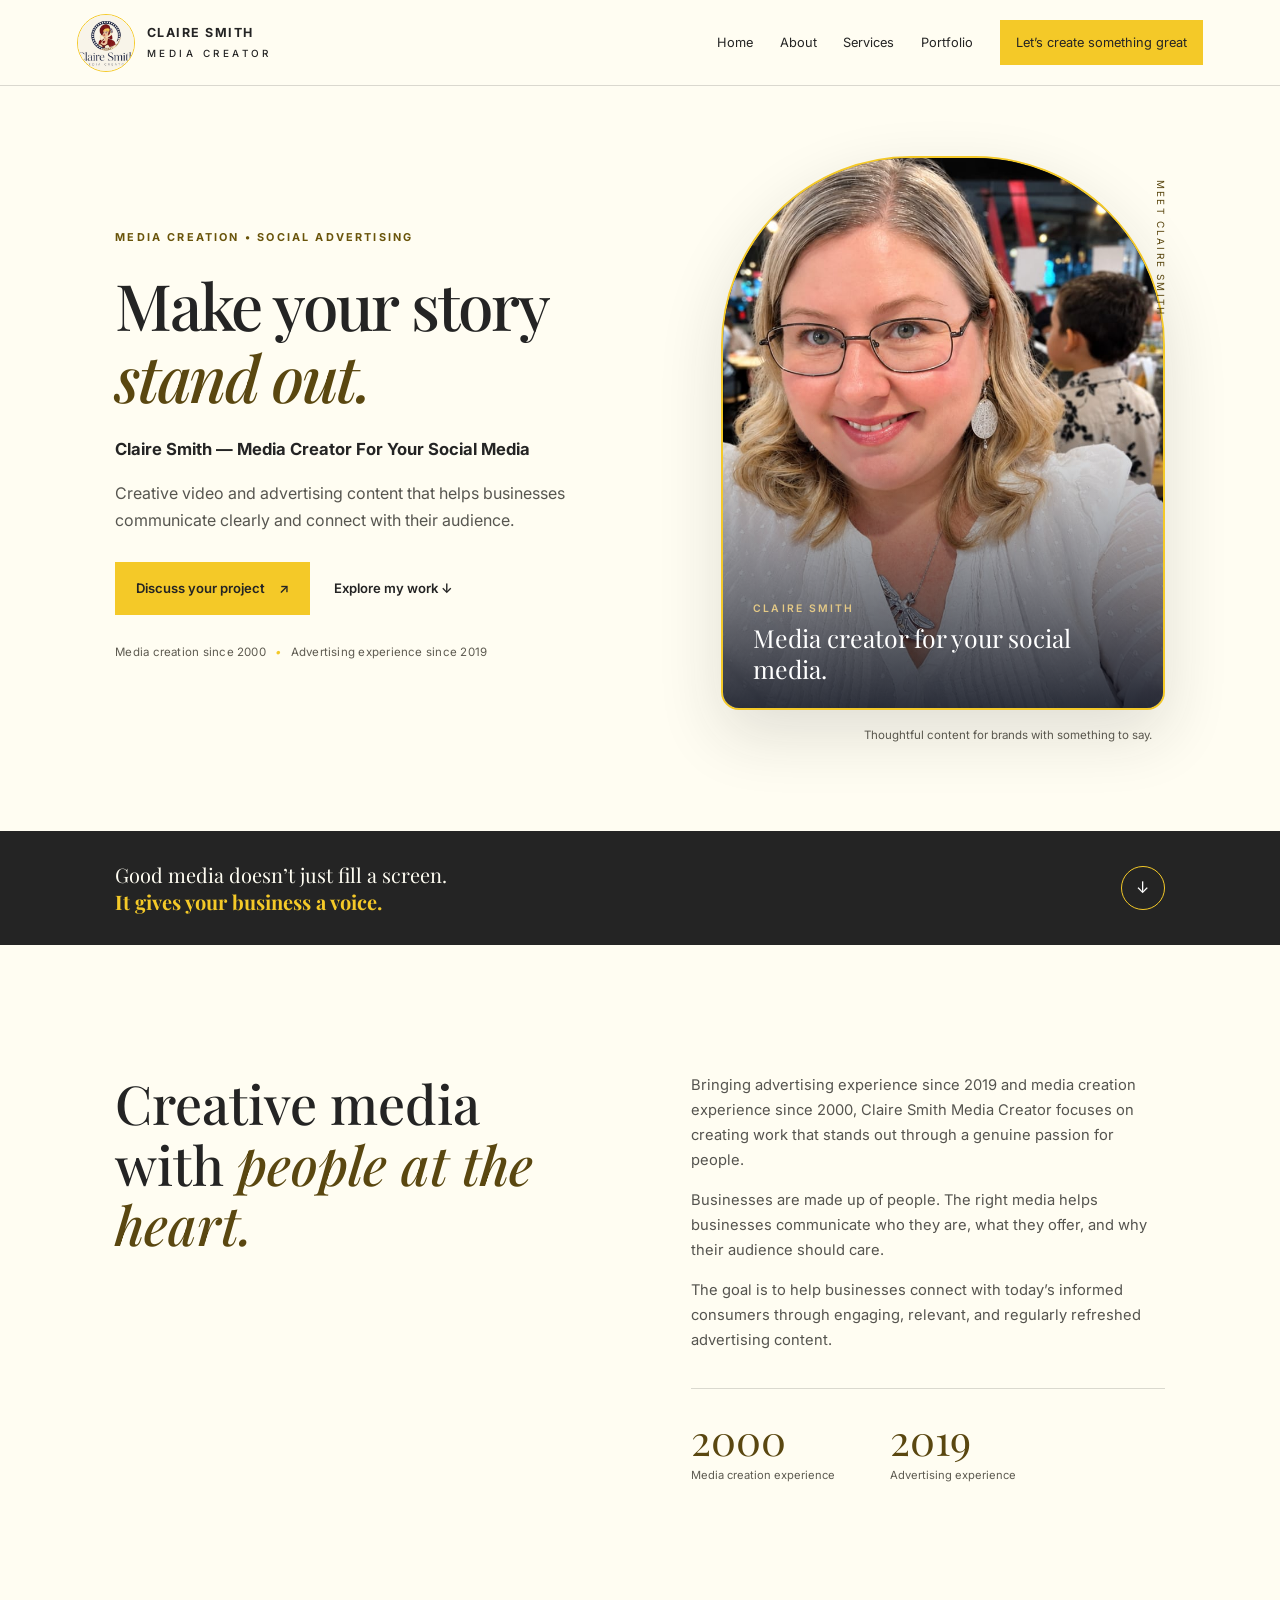
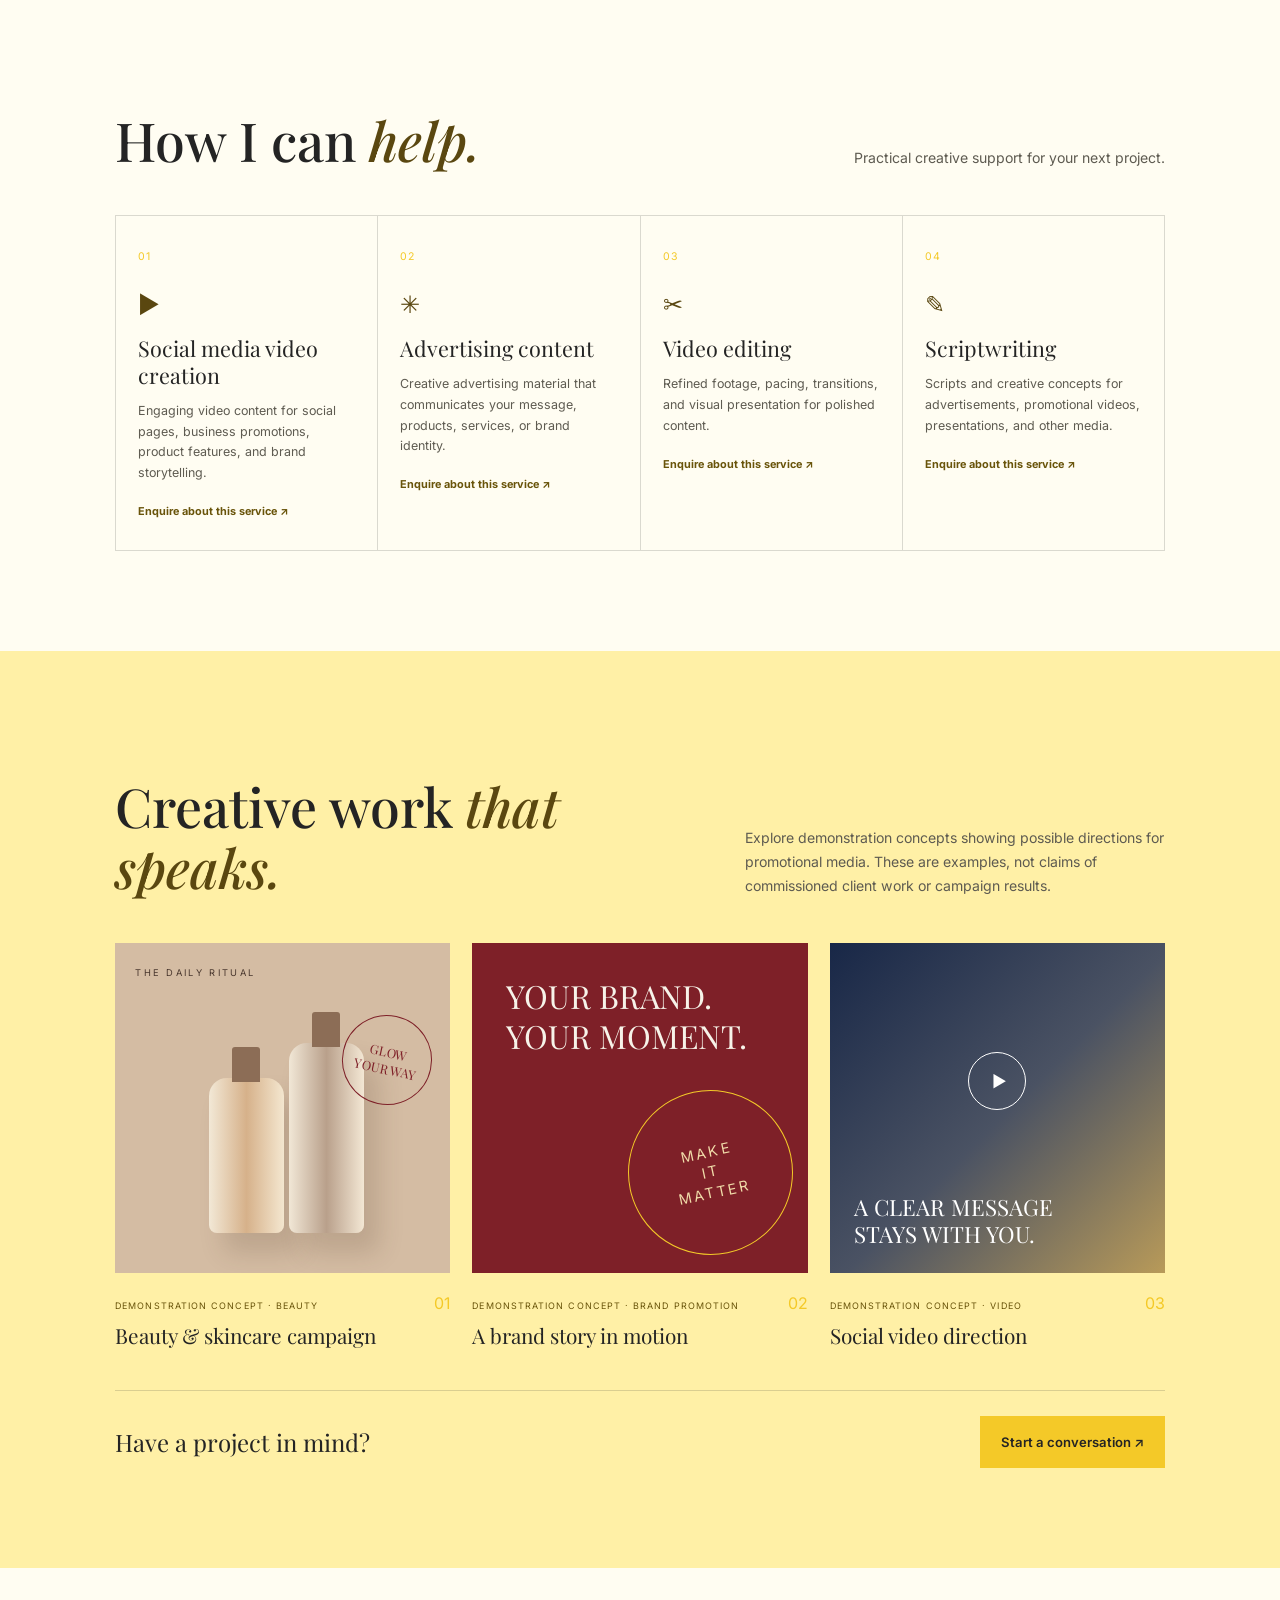
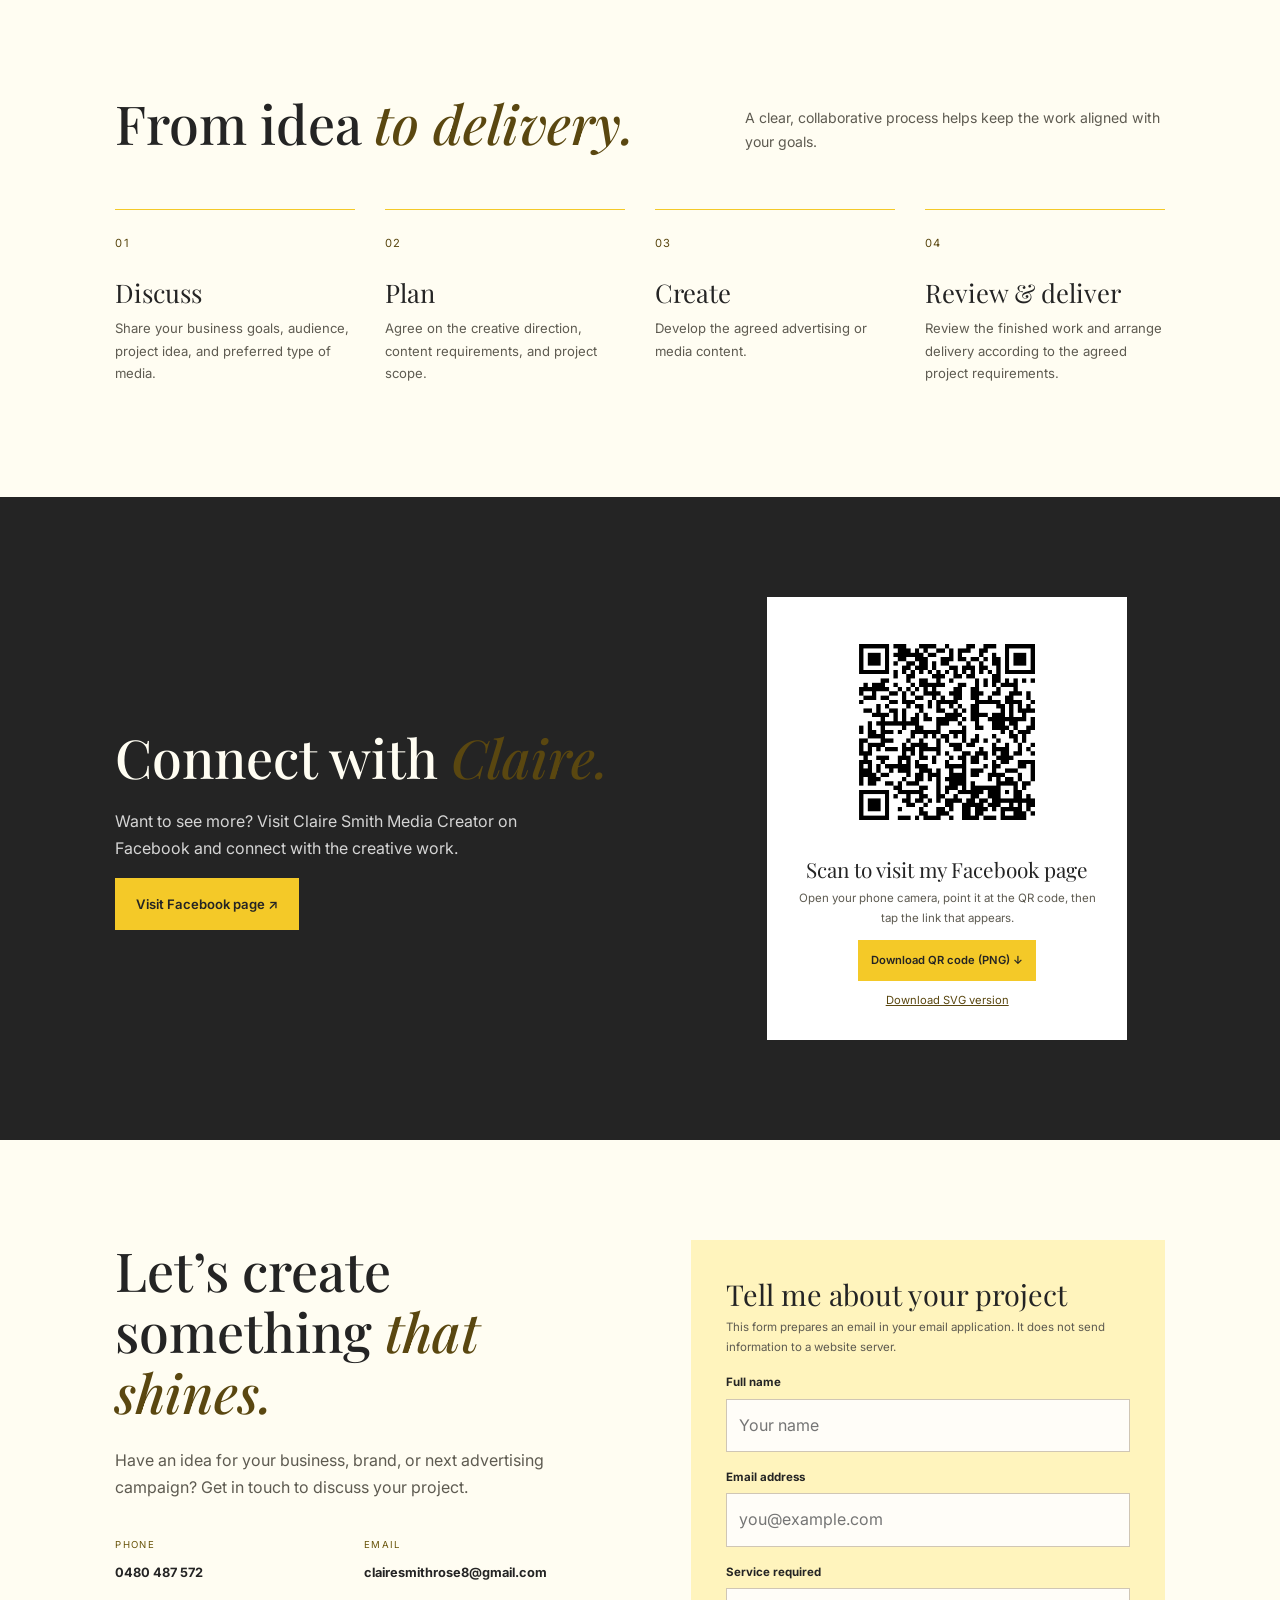
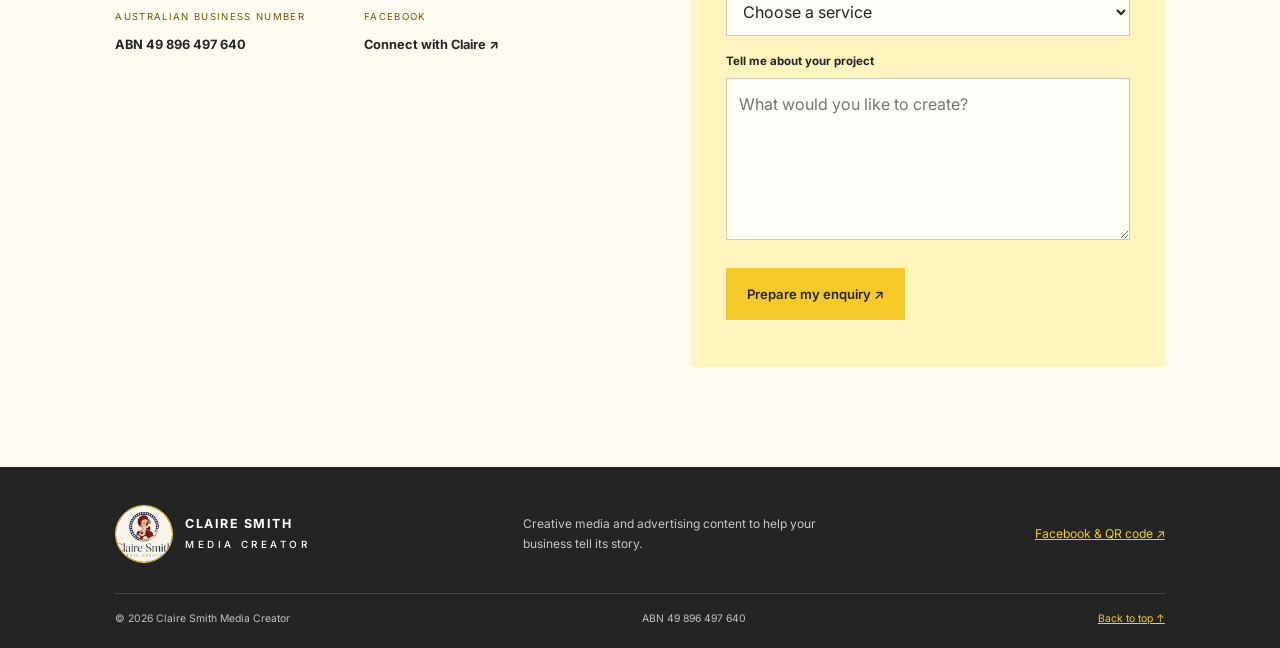
<file: index.html>
<!doctype html>
<html lang="en-AU">
<head>
  <meta charset="utf-8"><meta name="viewport" content="width=device-width, initial-scale=1">
  <meta name="theme-color" content="#f4c928">
  <title>Claire Smith Media Creator | Social Media Advertising</title>
  <meta name="description" content="Claire Smith Media Creator provides creative media, social media advertising, video creation, editing, scriptwriting, and promotional content for businesses.">
  <meta property="og:title" content="Claire Smith Media Creator | Social Media Advertising"><meta property="og:description" content="Creative media. Powerful advertising. Content that shines."><meta property="og:type" content="website"><meta property="og:image" content="assets/images/claire-smith-profile.jpg">
  <link rel="icon" href="assets/icons/favicon.ico" sizes="any">
  <link rel="icon" href="assets/icons/favicon-32.png" type="image/png" sizes="32x32">
  <link rel="preload" as="image" href="assets/images/claire-smith-profile.jpg"><link rel="preconnect" href="https://fonts.googleapis.com"><link rel="preconnect" href="https://fonts.gstatic.com" crossorigin>
  <link href="https://fonts.googleapis.com/css2?family=Inter:wght@400;500;600;700&family=Playfair+Display:wght@500;600;700&display=swap" rel="stylesheet">
  <link rel="stylesheet" href="css/styles.css">
</head>
<body>
<a class="skip-link" href="#main-content">Skip to content</a>
<header class="site-header"><a class="brand" href="#home" aria-label="Claire Smith Media Creator home"><img src="assets/logo/claire-smith-logo.jpg" alt="Claire Smith Media Creator logo"><span>CLAIRE SMITH<small>MEDIA CREATOR</small></span></a>
<button class="menu-toggle" aria-expanded="false" aria-controls="main-nav" aria-label="Open navigation">☰</button>
<nav id="main-nav" aria-label="Main navigation"><a href="#home">Home</a><a href="#about">About</a><a href="#services">Services</a><a href="#portfolio">Portfolio</a><a href="#contact" class="nav-cta">Let’s create something great</a></nav></header>
<main id="main-content">
<section class="hero section" id="home"><div class="hero-copy"><p class="eyebrow">MEDIA CREATION • SOCIAL ADVERTISING</p><h1>Make your story<br><em>stand out.</em></h1><p class="lead">Claire Smith — Media Creator For Your Social Media</p><p>Creative video and advertising content that helps businesses communicate clearly and connect with their audience.</p><div class="actions"><a class="button" href="#contact">Discuss your project <span>↗</span></a><a class="text-link" href="#portfolio">Explore my work ↓</a></div><p class="credibility">Media creation since 2000 <i>•</i> Advertising experience since 2019</p></div>
<div class="hero-art hero-photo"><div class="art-label">MEET CLAIRE SMITH</div><figure class="hero-photo-frame"><img src="assets/images/claire-smith-profile.jpg" alt="Claire Smith, media creator" width="1280" height="960" fetchpriority="high"><figcaption><span class="photo-index">CLAIRE SMITH</span><span>Media creator for your social media.</span></figcaption></figure><p class="art-note">Thoughtful content for brands with something to say.</p></div></section>
<section class="intro-band"><p>Good media doesn’t just fill a screen.<br><strong>It gives your business a voice.</strong></p><a href="#services" class="circle-link" aria-label="Explore services">↓</a></section>
<section class="section about" id="about"><div class="about-grid"><div><h2>Creative media with <em>people at the heart.</em></h2></div><div><p>Bringing advertising experience since 2019 and media creation experience since 2000, Claire Smith Media Creator focuses on creating work that stands out through a genuine passion for people.</p><p>Businesses are made up of people. The right media helps businesses communicate who they are, what they offer, and why their audience should care.</p><p>The goal is to help businesses connect with today’s informed consumers through engaging, relevant, and regularly refreshed advertising content.</p><div class="experience-row"><div><strong>2000</strong><span>Media creation experience</span></div><div><strong>2019</strong><span>Advertising experience</span></div></div></div></div></section>
<section class="section services" id="services"><div class="section-heading"><h2>How I can <em>help.</em></h2><p>Practical creative support for your next project.</p></div><div class="service-grid"><article class="service-card"><span class="service-number">01</span><div class="service-icon">▶</div><h3>Social media video creation</h3><p>Engaging video content for social pages, business promotions, product features, and brand storytelling.</p><a href="#contact" data-service="Social media video creation">Enquire about this service ↗</a></article><article class="service-card"><span class="service-number">02</span><div class="service-icon">✳</div><h3>Advertising content</h3><p>Creative advertising material that communicates your message, products, services, or brand identity.</p><a href="#contact" data-service="Advertising content">Enquire about this service ↗</a></article><article class="service-card"><span class="service-number">03</span><div class="service-icon">✂</div><h3>Video editing</h3><p>Refined footage, pacing, transitions, and visual presentation for polished content.</p><a href="#contact" data-service="Video editing">Enquire about this service ↗</a></article><article class="service-card"><span class="service-number">04</span><div class="service-icon">✎</div><h3>Scriptwriting</h3><p>Scripts and creative concepts for advertisements, promotional videos, presentations, and other media.</p><a href="#contact" data-service="Scriptwriting">Enquire about this service ↗</a></article></div></section>
<section class="portfolio section" id="portfolio"><div class="section-heading"><h2>Creative work <em>that speaks.</em></h2><p>Explore demonstration concepts showing possible directions for promotional media. These are examples, not claims of commissioned client work or campaign results.</p></div><div class="portfolio-grid"><article class="project project-beauty"><div class="project-art"><span>THE DAILY RITUAL</span><div class="bottle bottle-one"></div><div class="bottle bottle-two"></div><div class="project-seal">GLOW<br>YOUR WAY</div></div><div class="project-meta"><div><small>DEMONSTRATION CONCEPT · BEAUTY</small><h3>Beauty & skincare campaign</h3></div><span>01</span></div></article><article class="project project-brand"><div class="brand-art"><span>YOUR BRAND.<br>YOUR MOMENT.</span><div class="brand-circle">MAKE<br>IT<br>MATTER</div></div><div class="project-meta"><div><small>DEMONSTRATION CONCEPT · BRAND PROMOTION</small><h3>A brand story in motion</h3></div><span>02</span></div></article><article class="project project-video"><div class="video-art"><div class="play-button">▶</div><div class="video-lines">A CLEAR MESSAGE<br>STAYS WITH YOU.</div></div><div class="project-meta"><div><small>DEMONSTRATION CONCEPT · VIDEO</small><h3>Social video direction</h3></div><span>03</span></div></article></div><div class="portfolio-cta"><p>Have a project in mind?</p><a class="button" href="#contact">Start a conversation ↗</a></div></section>
<section class="process section"><div class="section-heading"><h2>From idea <em>to delivery.</em></h2><p>A clear, collaborative process helps keep the work aligned with your goals.</p></div><div class="steps"><article><span>01</span><h3>Discuss</h3><p>Share your business goals, audience, project idea, and preferred type of media.</p></article><article><span>02</span><h3>Plan</h3><p>Agree on the creative direction, content requirements, and project scope.</p></article><article><span>03</span><h3>Create</h3><p>Develop the agreed advertising or media content.</p></article><article><span>04</span><h3>Review & deliver</h3><p>Review the finished work and arrange delivery according to the agreed project requirements.</p></article></div></section>
<section class="connect section" id="connect"><div class="connect-copy"><h2>Connect with <em>Claire.</em></h2><p>Want to see more? Visit Claire Smith Media Creator on Facebook and connect with the creative work.</p><a class="button" id="facebook-link" href="https://www.facebook.com/share/1K4V7vzMbK/?mibextid=wwXIfr" target="_blank" rel="noopener noreferrer">Visit Facebook page ↗</a></div><div class="qr-card"><img id="qr-image" src="assets/qr/facebook-qr.png" alt="QR code linking to Claire Smith Media Creator's supplied Facebook page"><h3>Scan to visit my Facebook page</h3><p>Open your phone camera, point it at the QR code, then tap the link that appears.</p><div class="qr-actions"><a class="button button-outline" href="assets/qr/facebook-qr.png" download="claire-smith-facebook-qr.png">Download QR code (PNG) ↓</a><a class="small-link" href="assets/qr/facebook-qr.svg" download="claire-smith-facebook-qr.svg">Download SVG version</a></div></div></section>
<section class="contact section" id="contact"><div class="contact-intro"><h2>Let’s create something <em>that shines.</em></h2><p>Have an idea for your business, brand, or next advertising campaign? Get in touch to discuss your project.</p><div class="contact-details"><a href="tel:+61480487572"><small>PHONE</small><strong>0480 487 572</strong></a><a href="mailto:clairesmithrose8@gmail.com"><small>EMAIL</small><strong>clairesmithrose8@gmail.com</strong></a><div><small>AUSTRALIAN BUSINESS NUMBER</small><strong>ABN 49 896 497 640</strong></div><a href="https://www.facebook.com/share/1K4V7vzMbK/?mibextid=wwXIfr" target="_blank" rel="noopener noreferrer"><small>FACEBOOK</small><strong>Connect with Claire ↗</strong></a></div></div>
<form class="contact-form" id="contact-form"><h3>Tell me about your project</h3><p class="form-note">This form prepares an email in your email application. It does not send information to a website server.</p><label for="name">Full name</label><input id="name" name="name" autocomplete="name" required placeholder="Your name"><label for="email">Email address</label><input id="email" name="email" type="email" autocomplete="email" required placeholder="you@example.com"><label for="service">Service required</label><select id="service" name="service" required><option value="">Choose a service</option><option>Social media video creation</option><option>Advertising content</option><option>Video editing</option><option>Scriptwriting</option><option>Presentation creation</option><option>Creative performance and presentation</option><option>Brand storytelling</option><option>Promotional campaigns</option><option>Not sure yet / other</option></select><label for="description">Tell me about your project</label><textarea id="description" name="description" rows="5" required placeholder="What would you like to create?"></textarea><button class="button" type="submit">Prepare my enquiry ↗</button><p id="form-status" class="form-status" role="status" aria-live="polite"></p></form></section>
</main>
<footer class="footer"><div class="footer-top"><a class="brand footer-brand" href="#home"><img src="assets/logo/claire-smith-logo.jpg" alt=""><span>CLAIRE SMITH<small>MEDIA CREATOR</small></span></a><p>Creative media and advertising content to help your business tell its story.</p><a href="#connect">Facebook & QR code ↗</a></div><div class="footer-bottom"><span>© <span id="year"></span> Claire Smith Media Creator</span><span>ABN 49 896 497 640</span><a href="#home">Back to top ↑</a></div></footer>
<script src="js/main.js" defer></script>
</body></html>
</file>
<file: css/styles.css>
:root{--navy:#101b3a;--ivory:#f7f3e9;--burgundy:#7e2028;--gold:#b89a59;--white:#fff;--ink:#252525;--muted:#686765;--line:rgba(16,27,58,.16);--serif:'Playfair Display',Georgia,serif;--sans:Inter,Arial,sans-serif}*{box-sizing:border-box}html{scroll-behavior:smooth;scroll-padding-top:90px}body{margin:0;background:var(--ivory);color:var(--ink);font-family:var(--sans);line-height:1.7}a{color:inherit}button,input,select,textarea{font:inherit}.site-header{height:86px;padding:12px 6vw;display:flex;align-items:center;justify-content:space-between;gap:24px;background:rgba(247,243,233,.96);position:sticky;top:0;z-index:10;border-bottom:1px solid var(--line);backdrop-filter:blur(12px)}.brand{display:flex;align-items:center;gap:12px;text-decoration:none;color:var(--navy);font-weight:700;letter-spacing:.12em;font-size:.78rem;line-height:1.2}.brand img{width:58px;height:58px;object-fit:cover;border-radius:50%;border:1px solid var(--gold)}.brand small{display:block;font-size:.62rem;letter-spacing:.35em;font-weight:500;margin-top:7px}.site-header nav{display:flex;align-items:center;gap:clamp(12px,2.1vw,30px)}.site-header nav a{text-decoration:none;font-size:.8rem;color:var(--navy)}.site-header nav a:hover,.text-link:hover,.small-link:hover{color:var(--burgundy)}.site-header nav .nav-cta{background:var(--navy);color:white;padding:12px 16px}.menu-toggle{display:none;background:none;border:0;color:var(--navy);font-size:1.5rem}.section{padding:100px 9vw}.hero{min-height:660px;display:grid;grid-template-columns:1.1fr .9fr;align-items:center;gap:5vw;padding-top:70px;padding-bottom:85px}.eyebrow,.section-kicker{font-size:.68rem;font-weight:700;letter-spacing:.2em;color:var(--burgundy)}h1,h2,h3,p{margin-top:0}h1,h2{font-family:var(--serif);font-weight:500;color:var(--navy);line-height:1.13}h1{font-size:clamp(2.7rem,5vw,5rem);letter-spacing:-.035em;margin:22px 0}h1 em,h2 em{font-weight:500;color:var(--burgundy)}.lead{font-weight:700;color:var(--navy);font-size:1.04rem}.hero-copy>p:not(.eyebrow):not(.lead):not(.credibility){max-width:540px;color:#575650}.actions{display:flex;align-items:center;gap:24px;margin:28px 0}.button{display:inline-flex;align-items:center;justify-content:center;gap:14px;padding:14px 20px;background:var(--burgundy);color:white;text-decoration:none;border:1px solid var(--burgundy);font-size:.82rem;font-weight:600;cursor:pointer;transition:transform .2s,background .2s}.button:hover{background:var(--navy);border-color:var(--navy);transform:translateY(-2px)}.text-link{font-size:.82rem;text-decoration:none;color:var(--navy);font-weight:600}.credibility{font-size:.72rem;color:var(--muted);letter-spacing:.02em}.credibility i{color:var(--gold);padding:0 6px}.hero-art{position:relative;min-height:460px;display:flex;flex-direction:column;align-items:center;justify-content:center}.art-label{position:absolute;top:0;right:3%;font-size:.62rem;letter-spacing:.22em;color:var(--burgundy);writing-mode:vertical-rl}.visual-stack{position:relative;width:min(100%,430px);height:390px}.visual{position:absolute;border:1px solid rgba(184,154,89,.65)}.visual-back{width:72%;height:74%;top:4%;left:5%;background:var(--burgundy);transform:rotate(-7deg);display:grid;place-items:center;color:#f5dfb0;font-family:var(--serif);font-size:2.5rem;letter-spacing:.2em}.visual-front{width:76%;height:83%;bottom:2%;right:5%;background:linear-gradient(145deg,#e8d9b8,#b99d6a 45%,#101b3a 46%,#263858);overflow:hidden}.visual-front:before{content:'';position:absolute;width:270px;height:270px;border:1px solid rgba(255,255,255,.65);border-radius:50%;left:8%;top:7%;box-shadow:0 0 0 18px rgba(255,255,255,.06),0 0 0 42px rgba(255,255,255,.04)}.lens{position:absolute;width:130px;height:130px;border:13px solid #1b2540;border-radius:50%;left:25%;top:22%;box-shadow:inset 0 0 0 5px #b89a59}.lens:after{content:'';position:absolute;inset:20px;border:1px solid #f7f3e9;border-radius:50%}.visual-caption{position:absolute;bottom:20px;left:20px;color:white}.visual-caption small{font-size:.55rem;letter-spacing:.2em}.visual-caption strong{display:block;font:2rem var(--serif);line-height:1.1}.gold-stamp{position:absolute;bottom:0;left:0;background:var(--gold);color:var(--navy);width:76px;height:76px;border-radius:50%;display:grid;place-content:center;text-align:center;font-family:var(--serif);font-size:1.3rem;line-height:1}.gold-stamp small{font: .5rem var(--sans);letter-spacing:.2em;margin-top:4px}.art-note{font-size:.72rem;color:var(--muted);align-self:flex-end;margin:0 3%}.intro-band{background:var(--navy);color:var(--ivory);padding:30px 9vw;display:flex;justify-content:space-between;align-items:center}.intro-band p{font:1.25rem var(--serif);margin:0}.intro-band strong{color:#e4c88d}.circle-link{display:grid;place-items:center;width:44px;height:44px;border:1px solid var(--gold);border-radius:50%;text-decoration:none;color:white}.about-grid,.social-grid{display:grid;grid-template-columns:1fr 1fr;gap:8vw;margin-top:28px}.about h2,.section-heading h2,.social h2,.connect h2,.contact h2{font-size:clamp(2.4rem,4.2vw,4rem);margin:0;max-width:600px}.about-grid>div:nth-child(2)>p,.social-grid>div>p{color:#55544f;font-size:.92rem}.experience-row{display:flex;gap:55px;border-top:1px solid var(--line);margin-top:35px;padding-top:22px}.experience-row div{display:flex;flex-direction:column}.experience-row strong{font:2.6rem var(--serif);color:var(--burgundy)}.experience-row span{font-size:.7rem;color:var(--muted)}.social{background:#eee7d9}.social-grid{align-items:start}.source-note{border-left:2px solid var(--gold);padding:4px 0 4px 18px;margin-top:30px;font-size:.74rem;color:var(--muted)}.source-note strong{color:var(--navy)}.source-note p{margin:7px 0}.source-note a{color:var(--burgundy);font-weight:600}.social-callout{background:var(--navy);color:white;padding:42px;position:relative;margin-top:5px}.big-quote{font:5rem var(--serif);color:var(--gold);line-height:.7}.social-callout h3{font:2rem/1.2 var(--serif);color:var(--ivory);margin:20px 0}.social-callout p{font-size:.85rem;color:#e0dfdc}.button-light{background:var(--gold);border-color:var(--gold);color:var(--navy);margin-top:8px}.services{background:var(--ivory)}.section-heading{display:flex;align-items:end;justify-content:space-between;gap:40px;margin:25px 0 45px}.section-heading>p{max-width:420px;color:var(--muted);font-size:.88rem;margin:0}.service-grid{display:grid;grid-template-columns:repeat(4,1fr);border-top:1px solid var(--line);border-left:1px solid var(--line)}.service-card{padding:25px 22px 27px;border-right:1px solid var(--line);border-bottom:1px solid var(--line);min-height:290px;position:relative}.service-number{font-size:.66rem;color:var(--gold);letter-spacing:.1em}.service-icon{color:var(--burgundy);font-size:1.5rem;margin:16px 0 10px}.service-card h3{font:1.35rem/1.25 var(--serif);color:var(--navy);margin-bottom:12px}.service-card p{font-size:.78rem;color:var(--muted);line-height:1.65}.service-card a{font-size:.68rem;color:var(--burgundy);font-weight:700;text-decoration:none}.portfolio{background:#e9e0d1}.portfolio-grid{display:grid;grid-template-columns:1fr 1fr 1fr;gap:22px}.project-art{height:330px;position:relative;overflow:hidden}.project-beauty .project-art{background:#d4bca3}.project-art>span{position:absolute;top:22px;left:20px;font-size:.58rem;letter-spacing:.25em;color:#49372e}.bottle{position:absolute;bottom:40px;width:75px;border-radius:18px 18px 8px 8px;box-shadow:15px 20px 25px #4c33252b}.bottle:before{content:'';position:absolute;width:28px;height:35px;top:-31px;left:23px;background:#8c6d56;border-radius:3px 3px 0 0}.bottle-one{height:155px;left:28%;background:linear-gradient(90deg,#f2e8d6,#d6b18a,#f4e7d0)}.bottle-two{height:190px;left:52%;background:linear-gradient(90deg,#f1e7d6,#b9a08b,#f3e7d4)}.project-seal{position:absolute;right:18px;top:72px;border:1px solid #7e2028;color:#7e2028;border-radius:50%;width:90px;height:90px;display:grid;place-content:center;text-align:center;font: .8rem var(--serif);transform:rotate(12deg)}.brand-art{height:330px;background:#7e2028;position:relative;color:#f7f3e9;padding:34px}.brand-art>span{font:2rem/1.2 var(--serif);position:relative;z-index:1}.brand-circle{position:absolute;right:15px;bottom:18px;width:165px;height:165px;border:1px solid var(--gold);border-radius:50%;display:grid;place-content:center;text-align:center;color:#f0dba9;font-size:.9rem;letter-spacing:.18em;line-height:1.4;transform:rotate(-12deg)}.video-art{height:330px;position:relative;background:linear-gradient(135deg,#182747,#4a5263 52%,#b89a59)}.play-button{position:absolute;left:50%;top:42%;transform:translate(-50%,-50%);border:1px solid white;color:white;border-radius:50%;width:58px;height:58px;display:grid;place-items:center;padding-left:4px}.video-lines{position:absolute;bottom:25px;left:24px;color:white;font:1.4rem/1.2 var(--serif)}.project-meta{display:flex;justify-content:space-between;gap:10px;padding:17px 0}.project-meta small{font-size:.56rem;letter-spacing:.12em;color:var(--burgundy)}.project-meta h3{font:1.3rem var(--serif);color:var(--navy);margin:4px 0}.project-meta>span{color:var(--gold)}.portfolio-cta{display:flex;align-items:center;justify-content:space-between;border-top:1px solid var(--line);padding-top:25px;margin-top:20px}.portfolio-cta p{font:1.5rem var(--serif);margin:0;color:var(--navy)}.process{background:var(--ivory)}.steps{display:grid;grid-template-columns:repeat(4,1fr);gap:30px;margin-top:55px}.steps article{border-top:1px solid var(--gold);padding-top:18px}.steps article>span{font-size:.7rem;color:var(--burgundy);letter-spacing:.12em}.steps h3{font:1.6rem var(--serif);color:var(--navy);margin:20px 0 8px}.steps p{font-size:.82rem;color:var(--muted)}.connect{background:var(--navy);color:white;display:grid;grid-template-columns:1fr .85fr;gap:8vw;align-items:center}.connect h2{color:var(--ivory);margin:20px 0}.connect-copy>p{max-width:420px;color:#d5d5d5}.qr-card{background:white;color:var(--navy);padding:30px;text-align:center;max-width:360px;justify-self:center}.qr-card img{width:210px;height:210px;object-fit:contain;display:block;margin:0 auto 18px}.qr-card h3{font:1.3rem var(--serif);margin-bottom:6px}.qr-card p{font-size:.72rem;color:var(--muted)}.qr-actions{display:flex;flex-direction:column;align-items:center;gap:10px}.button-outline{background:white;color:var(--navy);border-color:var(--navy);font-size:.7rem;padding:10px 12px}.small-link{font-size:.7rem;color:var(--burgundy)}.contact{display:grid;grid-template-columns:1fr 1fr;gap:8vw}.contact-intro>p{max-width:450px;color:var(--muted);margin:25px 0 35px}.contact-details{display:grid;grid-template-columns:1fr 1fr;gap:24px}.contact-details a{text-decoration:none}.contact-details small{display:block;font-size:.6rem;letter-spacing:.14em;color:var(--burgundy);margin-bottom:5px}.contact-details strong{font-size:.8rem;color:var(--navy);overflow-wrap:anywhere}.contact-form{background:#eee7d9;padding:35px}.contact-form h3{font:1.8rem var(--serif);color:var(--navy);margin-bottom:5px}.form-note{font-size:.72rem;color:var(--muted)}.contact-form label{display:block;font-size:.72rem;font-weight:700;color:var(--navy);margin:16px 0 6px}.contact-form input,.contact-form select,.contact-form textarea{width:100%;border:1px solid #d0c6b5;background:#fffdf8;padding:12px;color:var(--ink);border-radius:0}.contact-form input:focus,.contact-form select:focus,.contact-form textarea:focus{outline:2px solid var(--gold);outline-offset:1px}.contact-form button{margin-top:20px}.form-status{font-size:.76rem;margin:12px 0 0;color:var(--burgundy)}.footer{background:#0a1229;color:#e7e3d9;padding:38px 9vw 20px}.footer-top{display:flex;align-items:center;justify-content:space-between;gap:30px;padding-bottom:30px}.footer-brand{color:white}.footer-top p{max-width:300px;font-size:.75rem;color:#c8c8c8;margin:0}.footer-top>a:last-child{font-size:.76rem;color:#e6c986}.footer-bottom{border-top:1px solid #ffffff2b;padding-top:16px;display:flex;justify-content:space-between;gap:15px;font-size:.65rem;color:#c3c3c3}.footer-bottom a{color:#e6c986}
@media(max-width:1050px){.section{padding:80px 6vw}.site-header{padding:12px 4vw}.site-header nav{gap:14px}.site-header nav a{font-size:.72rem}.service-grid{grid-template-columns:repeat(2,1fr)}.hero{gap:3vw}.steps{gap:18px}}
@media(max-width:760px){.site-header{height:74px}.brand img{width:48px;height:48px}.menu-toggle{display:block}.site-header nav{display:none;position:absolute;left:0;right:0;top:73px;padding:20px 6vw 26px;background:var(--ivory);border-bottom:1px solid var(--line);align-items:stretch;flex-direction:column;gap:0}.site-header nav.open{display:flex}.site-header nav a{padding:12px 0;font-size:.88rem}.site-header nav .nav-cta{padding:12px 15px;margin-top:8px;text-align:center}.section{padding:68px 6vw}.hero{grid-template-columns:1fr;padding-top:60px;gap:30px}.hero-art{min-height:390px}.visual-stack{height:350px;max-width:370px}.hero h1{font-size:clamp(2.6rem,10vw,4.1rem)}.intro-band{padding:25px 6vw}.intro-band p{font-size:1rem}.about-grid,.social-grid,.connect,.contact{grid-template-columns:1fr;gap:35px}.about-grid{margin-top:20px}.section-heading{display:block}.section-heading>p{margin-top:18px}.social-callout{padding:32px}.portfolio-grid{grid-template-columns:1fr;gap:20px}.project-art,.brand-art,.video-art{height:340px}.steps{grid-template-columns:1fr 1fr;gap:30px 22px}.qr-card{width:100%;max-width:380px}.contact-details{gap:18px}.footer-top{align-items:flex-start;flex-direction:column}.footer-bottom{flex-wrap:wrap}.art-label{right:0}}
@media(max-width:420px){.actions{align-items:flex-start;flex-direction:column;gap:16px}.service-grid{grid-template-columns:1fr}.service-card{min-height:auto;padding:22px}.steps{grid-template-columns:1fr}.experience-row{gap:28px}.contact-details{grid-template-columns:1fr}.contact-form{padding:23px}.hero-art{min-height:350px}.visual-stack{height:320px}.footer-bottom{flex-direction:column;gap:8px}}
@media(prefers-reduced-motion:reduce){html{scroll-behavior:auto}*,*:before,*:after{transition:none!important;animation:none!important}}


/* Final visual polish: photographic hero, accessible skip link and consistent focus */
.skip-link{position:absolute;left:1rem;top:-5rem;z-index:1000;padding:.75rem 1rem;background:var(--navy);color:#fff;border-radius:6px}
.skip-link:focus{top:1rem}
:where(a,button,input,select,textarea):focus-visible{outline:3px solid var(--gold);outline-offset:3px}
.hero-photo{min-height:0;align-self:center}
.hero-photo-frame{position:relative;margin:0;overflow:hidden;aspect-ratio:4/5;max-height:620px;border-radius:190px 190px 18px 18px;background:#111a2e;border:1px solid rgba(184,154,89,.55);box-shadow:0 24px 65px rgba(16,27,58,.18)}
.hero-photo-frame:after{content:"";position:absolute;inset:45% 0 0;background:linear-gradient(180deg,transparent,rgba(7,12,25,.84));pointer-events:none}
.hero-photo-frame img{display:block;width:100%;height:100%;object-fit:cover;object-position:62% center}
.hero-photo-frame figcaption{position:absolute;z-index:1;left:clamp(18px,3vw,30px);right:clamp(18px,3vw,30px);bottom:24px;display:flex;flex-direction:column;gap:7px;color:#fff;font-family:var(--serif);font-size:clamp(1.15rem,2vw,1.55rem);line-height:1.25}
.hero-photo-frame .photo-index{font:600 .65rem var(--sans);letter-spacing:.2em;color:#e4c986}
.hero-photo .art-label{z-index:2;right:-10px;top:24px}
.hero-photo .art-note{margin-top:16px}
@media(min-width:900px){.hero-photo-frame{width:min(100%,500px);margin-left:auto}.hero-photo .art-label{right:-4px}}
@media(max-width:700px){.hero-photo-frame{aspect-ratio:5/4;max-height:none;border-radius:120px 120px 14px 14px}.hero-photo-frame img{object-position:center 52%}.hero-photo .art-label{right:0;top:10px;font-size:.6rem}.hero-photo .art-note{max-width:32rem}}
@media(max-width:420px){.hero-photo-frame{aspect-ratio:4/5}.hero-photo .art-label{top:0;right:0}}


/* Client update: yellow-first identity and supplied Claire Smith portrait */
:root{--navy:#242424;--ivory:#fffdf2;--burgundy:#5a4710;--gold:#f4c928;--white:#fff;--ink:#242424;--muted:#5e5b51;--line:rgba(36,36,36,.17)}
body,.services,.process,.contact{background:#fffdf2}
.site-header{background:rgba(255,253,242,.97)}
.site-header nav .nav-cta,.button{background:#f4c928;border-color:#f4c928;color:#242424}
.site-header nav .nav-cta:hover,.button:hover{background:#e6b900;border-color:#e6b900;color:#242424}
.eyebrow,.section-kicker,.service-card a,.project-meta small,.contact-details small,.source-note a{color:#69540a}
.intro-band,.connect,.social-callout,.footer{background:#242424}
.intro-band strong,.footer-top>a:last-child,.footer-bottom a{color:#f4c928}
.social{background:#fff4bd}
.portfolio{background:#fff0a6}
.contact-form{background:#fff4bd}
.hero-photo-frame{border:2px solid #f4c928;box-shadow:0 24px 65px rgba(36,36,36,.14)}
.hero-photo-frame img{object-position:center 28%}
@media(max-width:700px){.hero-photo-frame{aspect-ratio:4/5}.hero-photo-frame img{object-position:center 28%}}
</file>
